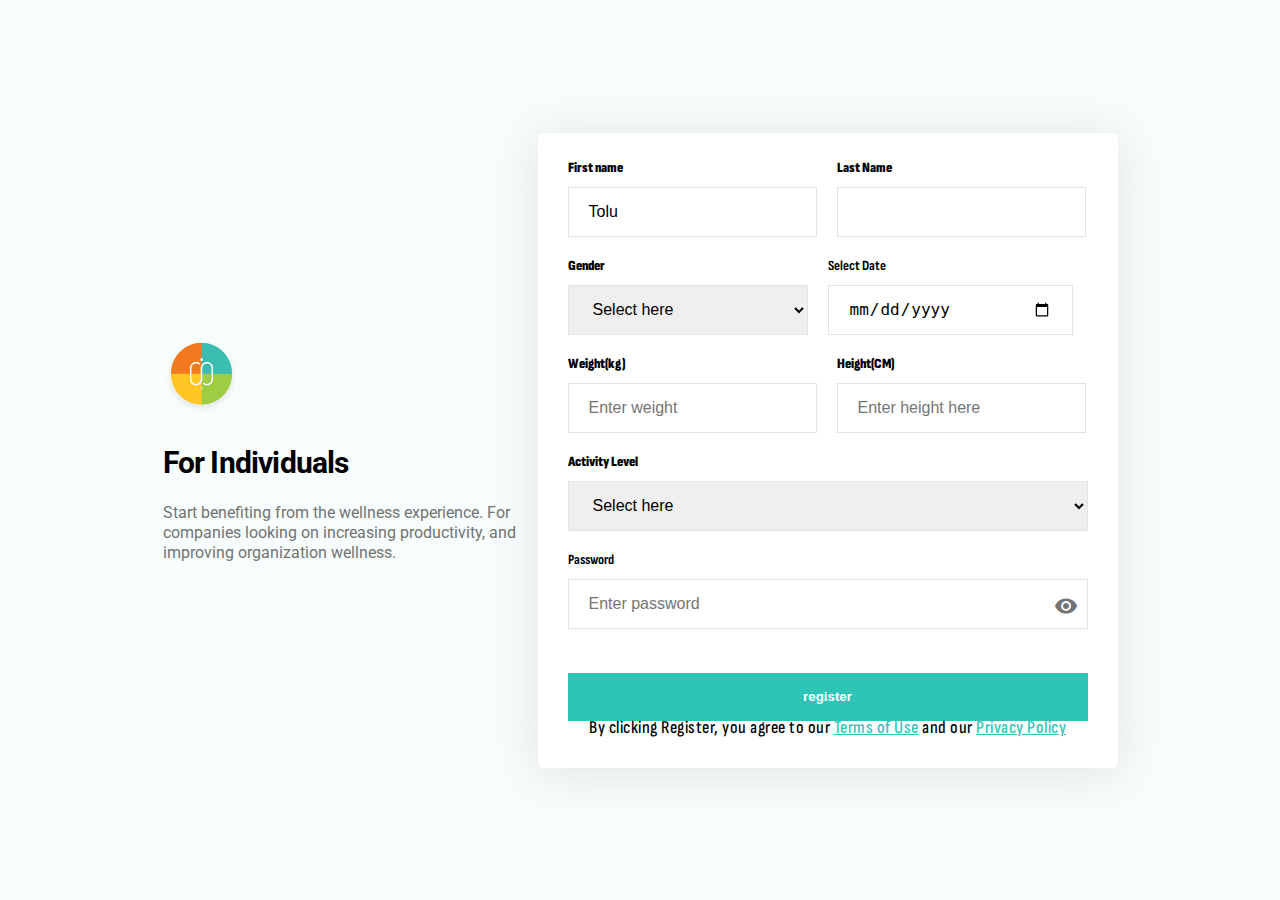
<file: index.html>
<!DOCTYPE html>

<html lang="en">

<head>
  <meta charset="UTF-8" />
  <meta name="viewport" content="width=device-width, initial-scale=1.0" />
  <link rel="stylesheet" href="https://fonts.googleapis.com/icon?family=Material+Icons" />

  <!-- Font Family -->
  <link rel="preconnect" href="https://fonts.googleapis.com" />
  <link rel="preconnect" href="https://fonts.gstatic.com" crossorigin />
  <link href="https://fonts.googleapis.com/css2?family=Roboto:wght@100;400;700&family=Sofia+Sans+Condensed:wght@300;400;500;600;700&display=swap" rel="stylesheet" />

  <title>Responsive</title>

  <link rel="stylesheet" href="style.css" />
</head>

<body>

  <section>
    <div class="container">
      <div class="img-div">
        <img src="Logo.png" alt="" />
        <h2>For Individuals</h2>
        <p>Start benefiting from the wellness experience. For companies looking on increasing productivity, and improving organization wellness.</p>
        <p class="mobile">Inspiring wholesome harmony for the mind, body and spirit, for everyone, everywhere.</p>
      </div>

      <div class="form-container">
        <form action="#" method="post">
          <div class="flex">
            <span class="first-name">
              <label for="first-name"><strong>First name</strong></label><br />
              <input type="text" id="first-name" placeholder="Tolu" />
            </span>

            <span>
              <label for="last-name"><strong>Last Name</strong></label><br />
              <input type="text" id="last-name" />
            </span>
          </div>

          <br />

          <div class="flex">
            <span>
              <label for="gender"><strong>Gender</strong></label><br />
              <select name="gender" id="gender">
                <option disabled selected value="text">Select here</option>
                <option value="male">Male</option>
                <option value="female">Female</option>
              </select>
            </span>

          
              <!-- Date Input with Calendar Icon -->
              <div class="icon-container">
                <label for="dateInput">Select Date</label>
                <input type="date" id="dateInput" class="date-input" placeholder="Select date" />
              </div>
            </div>

          <br />

          <div class="flex">
            <span>
              <label for="weight"><strong>Weight(kg)</strong></label><br />
              <input type="text" id="weight" placeholder="Enter weight" />
            </span>

            <span>
              <label for="height"><strong>Height(CM)</strong></label><br />
              <input type="text" id="height" placeholder="Enter height here" />
            </span>
          </div>

          <br />

          <label for="activity"><strong>Activity Level</strong></label><br />
          <select name="activity" id="activity">
            <option disabled selected value="select here">Select here</option>
            <option value="null">Null</option>
            <option value="null">Null</option>
          </select>

          <br />
          <br />


          <div class="input-container">
            <!-- Password Input with Eye Icon -->
            <div class="icon-container">
              <label for="passwordInput">Password</label>
              <input type="password" id="passwordInput" placeholder="Enter password" />
              <span class="icon material-icons" id="togglePassword">visibility</span>
            </div>
          </div>

          <br />

          <button type="submit"><a href="submit.html" id="button">register</a></button>

        </form>

        <footer>
          <p>
            By clicking Register, you agree to our <a href="#">Terms of Use</a> and our <a href="#">Privacy Policy</a>
          </p>
        </footer>
      </div>
    </div>
  </section>
  <script src="script.js"></script>
</body>

</html>
</file>
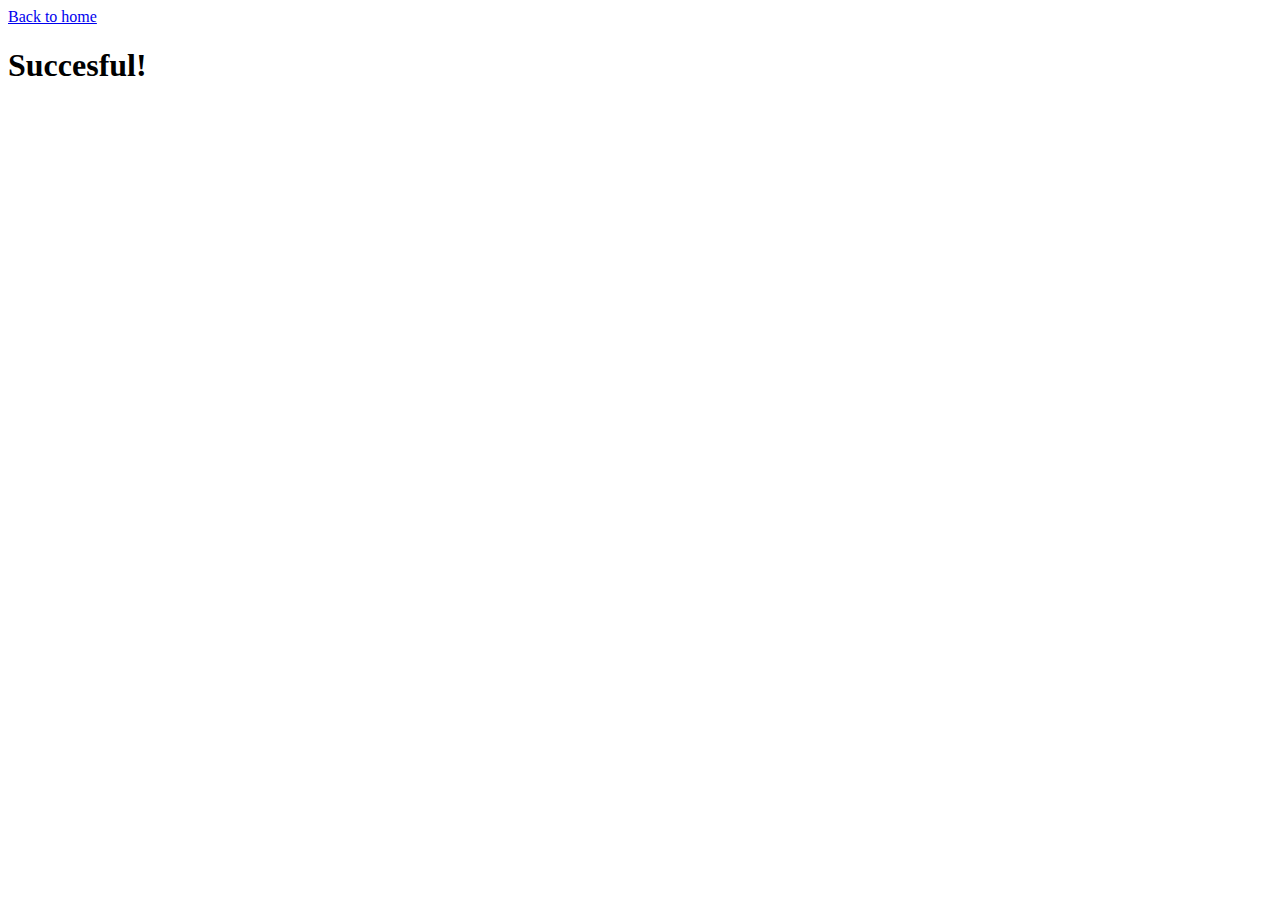
<file: submit.html>
<!DOCTYPE html>
<html lang="en">
<head>
    <meta charset="UTF-8">
    <meta name="viewport" content="width=device-width, initial-scale=1.0">
    <title>Signed up</title>
</head>
<body>
    <a href="index.html">Back to home</a>
    <h1>Succesful!</h1>
</body>
</html>
</file>
<file: style.css>
* {
  padding: 0;
  margin: 0;
  box-sizing: border-box;
  overflow-wrap: break-word;
}

:root {
  --bg-color1: #ffff;
  --bg-color2: #2ec4b6;
  --bg-color3: #f7fdfc;
  --font-color: #a6a6a6;
  --text-color: #000b0a;
  --text-color2: #737373;
  --text-color3: #011c34;
  --text-color4: #ffffff;
  --text-color5: #000000;
  --text-color6: #2ec4b6;

  /* font family */
  --font-family-1: "Roboto", sans-serif;
  --font-family-2: "Sofia Sans Condensed", sans-serif;
}

body {
  background: var(--bg-color3);
  width: 100%;
  min-height: 100vh;
  display: flex;
  justify-content: center;
  align-items: center;
}

section {
  width: 1100px;
  height: 690px;
  display: flex;
  justify-content: center;
  align-items: center;
  margin: 0 auto;
}

/* main content style */
.container {
  display: flex;
  gap: 20px;
}

.img-div {
  /* width: 460px; */
  font-family: var(--font-family-1);
  display: flex;
  flex-direction: column;
  justify-content: center;
}

img {
  height: 80px;
  width: 77.33px;
}

h2 {
  width: 268px;
  height: 50px;
  line-height: 50px;
  letter-spacing: -0.8px;
  font-weight: 700;
  font-size: 30px;
  margin-top: 20px;
  margin-bottom: 15px;
}

.img-div p,
.mobile {
  font-weight: 400;
  font-size: 16px;
  color: var(--text-color2);
  width: 355px;
  line-height: 20px;
}

.mobile {
  display: none;
}

/* form container style */
.form-container {
  position: relative;
  width: 580px;
  height: 635px;
  box-shadow: 0px 4px 50px #0308131a;
  border-radius: 6px;
  padding: 25px 30px;
  font-family: var(--font-family-2);
  background: var(--bg-color1);
}

form {
  justify-content: space-around;
}

/* form style */
.flex {
  display: flex;
  gap: 20px;
}

input {
  width: 100%;
  height: 50px;
  border: 1px solid #e3e3e3;
  padding: 0 20px;
  font-size: 16px;
  outline-color: #2ec4b6;
  margin-top: 10px;
}

.first-name input::placeholder {
  color: var(--text-color1);
}

label {
  font-weight: 700;
  font-size: 14px;
  margin-top: 50px;
}


/* input[type="date"]::-webkit-calendar-picker-indicator {
  display: none;
}

input[type="date"] {
  width: 150%;
} */

/* .d-o-b {
  position: relative;
} */

/* .material-symbols-outlined {
  position: absolute;
  /* top: 65%; 
  right: 10px;
  color: var(--font-color);
  font-size: 25px;
} */
/* 
#password{
  position: relative;
} */

icon-container {
  position: relative;
}

#togglePassword {
  position: absolute;
  /* top: 60%; */
  /* transform: translateY(-50%); */
  bottom: 150px;
  right: 40px;
  cursor: pointer;
  color: #737373;
}


button {
  width: 100%;
  height: 48px;
  background: var(--bg-color2);
  border: none;
  margin-top: 25px;
}
#button{
  color: var(--text-color4);
  font-weight: 600;
  size: 16px;
  text-decoration: none;
}
footer {
  position: absolute;
  font-weight: 500;
  margin-top: 10px;
  font-size: 18px;
  letter-spacing: 0.5px;
  bottom: 30px;
  text-align: center;
  margin: auto;
  width: 520px;
}

footer a {
  text-decoration: underline;
  color: #2ec4b6;
}

select {
  padding: 0 20px;
  height: 50px;
  font-size: 16px;
  border: 1px solid #e3e3e3;
  outline-color: #2ec4b6;
  margin-top: 10px;
  color: var(--text-color1);
  /* width: 100%; */
}

#gender{
  width: 240px;
}

@media screen  and (max-width: 1000px) {
  body {
    width: 150px;
    min-height: 100vh;
    flex-direction: column;
    justify-content: center;
    align-items: center;
    margin: 7px;
    padding: 2px 2px;
  }

  section {
    height: auto;
    min-height: 100vh;
    width: 200px;
    margin-left: 60px;
    align-self: center;
  }

  .container {
      width: 100%;
    width: 375px;
    flex-direction: column;
    justify-content: center;
    align-items: center;
    height: 1190px;
  }

  .img-div {
    align-items: center;
  }

  img {
    width: 39px;
    height: 40px;
    margin-left: -290px;
  }

  h2 {
    width: 327px;
    height: 30px;
    font-family: "Brown-Bold", Helvetica;
  }

  .img-div p {
    display: none;
  }

  .img-div .mobile {
    display: block;
    width: 327px;
    height: 50px;
    font-family: "Brown-Light", Helvetica;
    font-size: 16px;
    line-height: 25px;
  }

  .form-container {
    position: relative;
    width: 327px;
    height: 890px;
  }

  .flex {
    flex-direction: column;
  }

  select {
    width: 100%;
  }

  footer {
    width: 316px;
    height: 50px;
    bottom: -70px;
    left: 3px;
  }
}

.material-symbols-outlined {
  position: absolute;
  /* top: 85%; */
  right: 10px;
  color: var(--font-color);
  font-size: 25px;
}

select {
  padding: 0 20px;
  height: 50px;
  font-size: 16px;
  border: 1px solid #e3e3e3;
  outline-color: #2ec4b6;
  margin-top: 10px;
  color: var(--text-color1);
  /* width: 100%; */
}

#activity{
  width: 100%;
}

icon-container {
  position: relative;
}

.icon {
  position: absolute;
  /* top: 60%; */
  /* transform: translateY(-50%); */
  /* bottom: 110px; */
  right: 40px;
  cursor: pointer;
  color: #737373;
}
</file>
